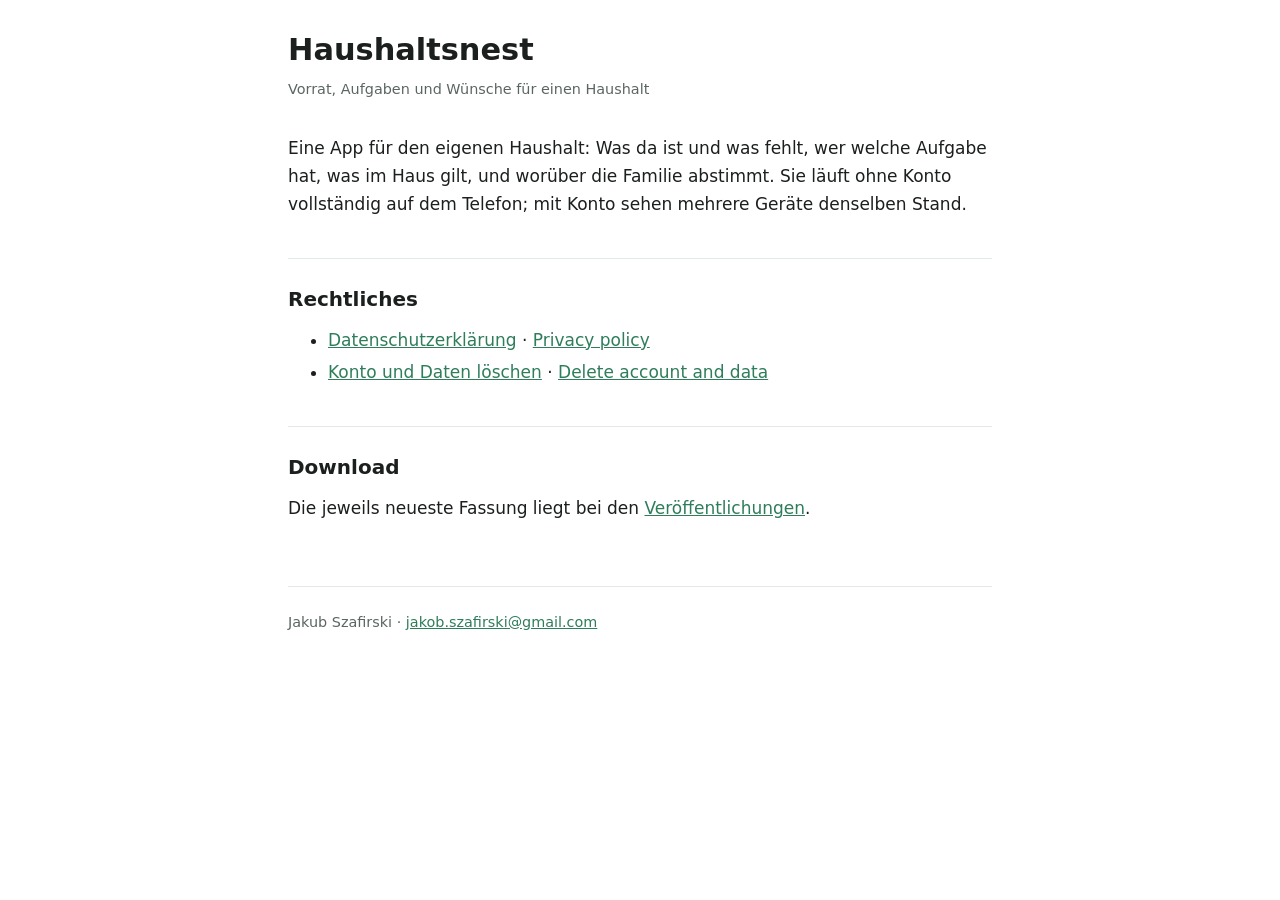
<file: docs/index.html>
<!DOCTYPE html>
<html lang="de">
<head>
<meta charset="utf-8">
<meta name="viewport" content="width=device-width, initial-scale=1">
<title>Haushaltsnest</title>
<link rel="stylesheet" href="stil.css">
</head>
<body>
<main>

<h1>Haushaltsnest</h1>
<p class="stand">Vorrat, Aufgaben und Wünsche für einen Haushalt</p>

<p>
    Eine App für den eigenen Haushalt: Was da ist und was fehlt, wer welche Aufgabe hat,
    was im Haus gilt, und worüber die Familie abstimmt. Sie läuft ohne Konto vollständig
    auf dem Telefon; mit Konto sehen mehrere Geräte denselben Stand.
</p>

<h2>Rechtliches</h2>
<ul>
    <li><a href="datenschutz.html">Datenschutzerklärung</a> · <a href="privacy.html">Privacy policy</a></li>
    <li><a href="loeschung.html">Konto und Daten löschen</a> · <a href="loeschung.html#english">Delete account and data</a></li>
</ul>

<h2>Download</h2>
<p>
    Die jeweils neueste Fassung liegt bei den
    <a href="https://github.com/Jakubix-tech/Haushaltsnest-releases/releases">Veröffentlichungen</a>.
</p>

<footer>
    Jakub Szafirski · <a href="mailto:jakob.szafirski@gmail.com">jakob.szafirski@gmail.com</a>
</footer>

</main>
</body>
</html>
</file>
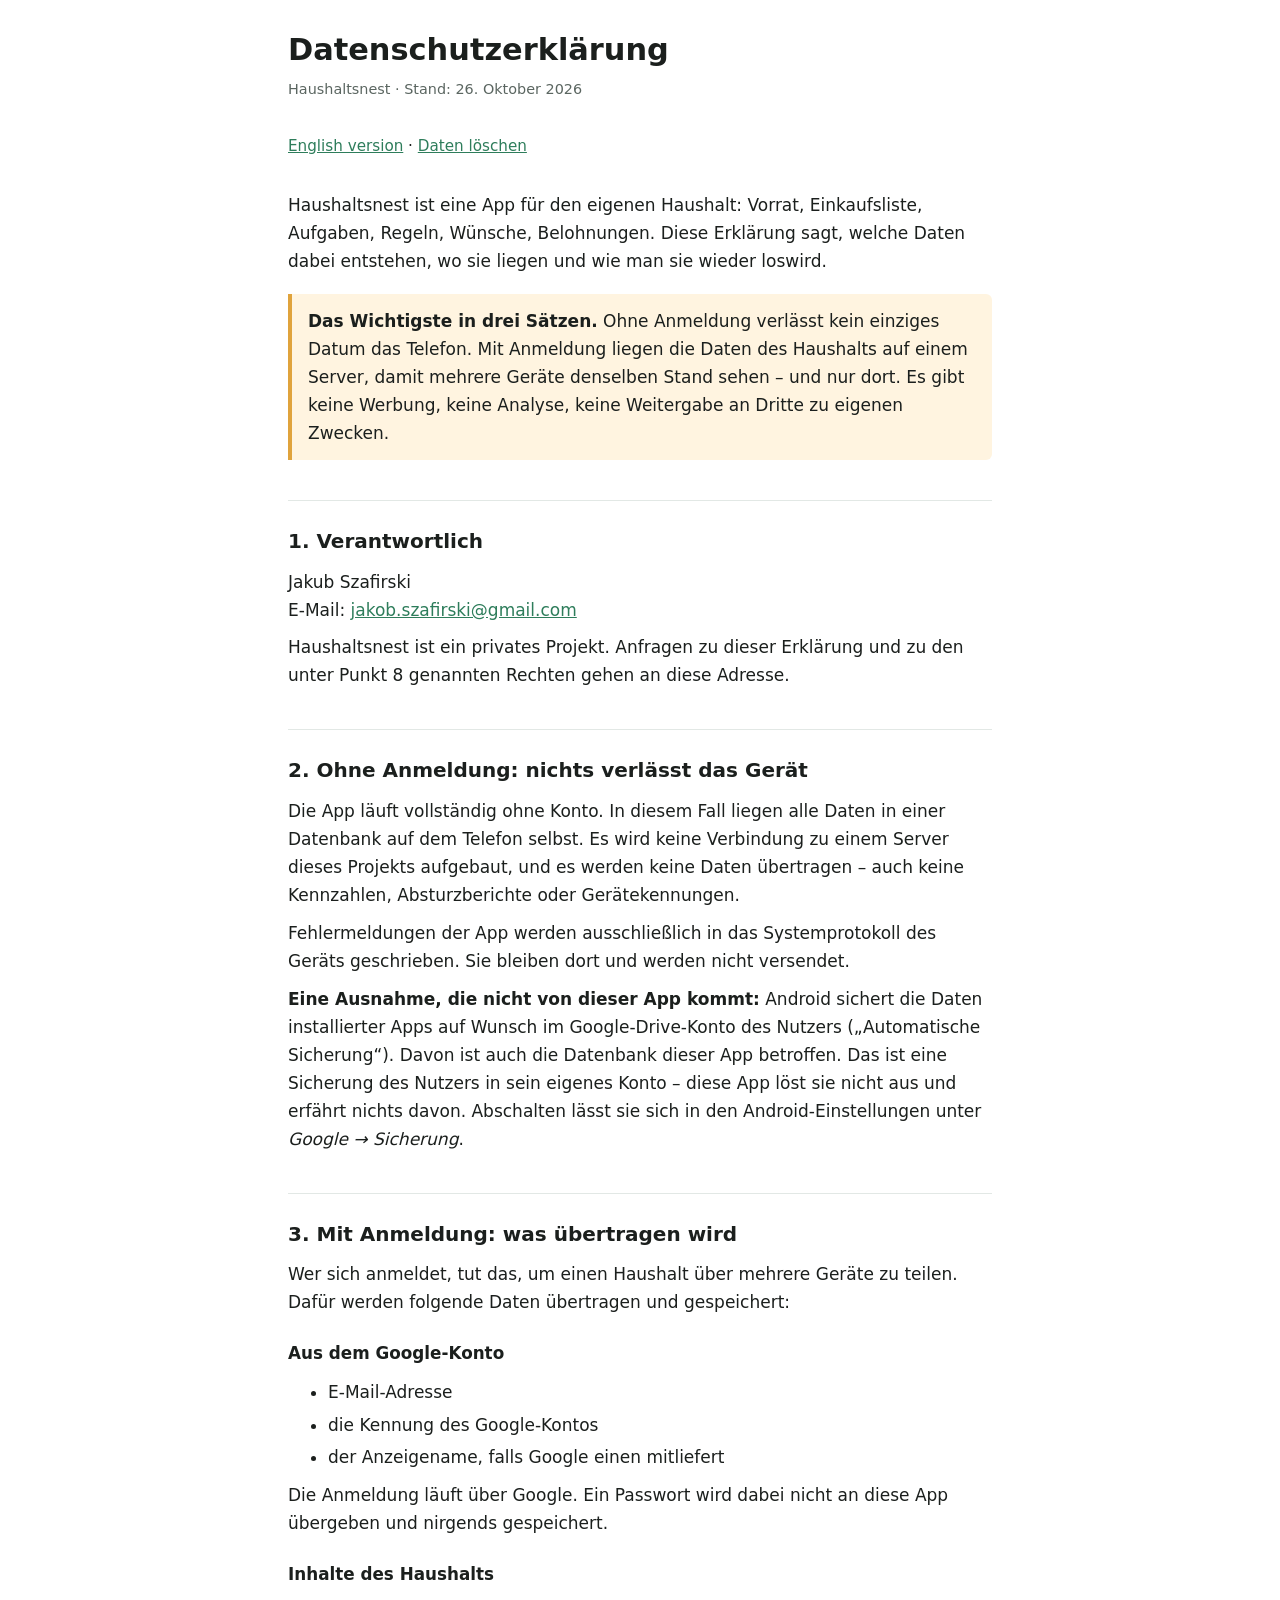
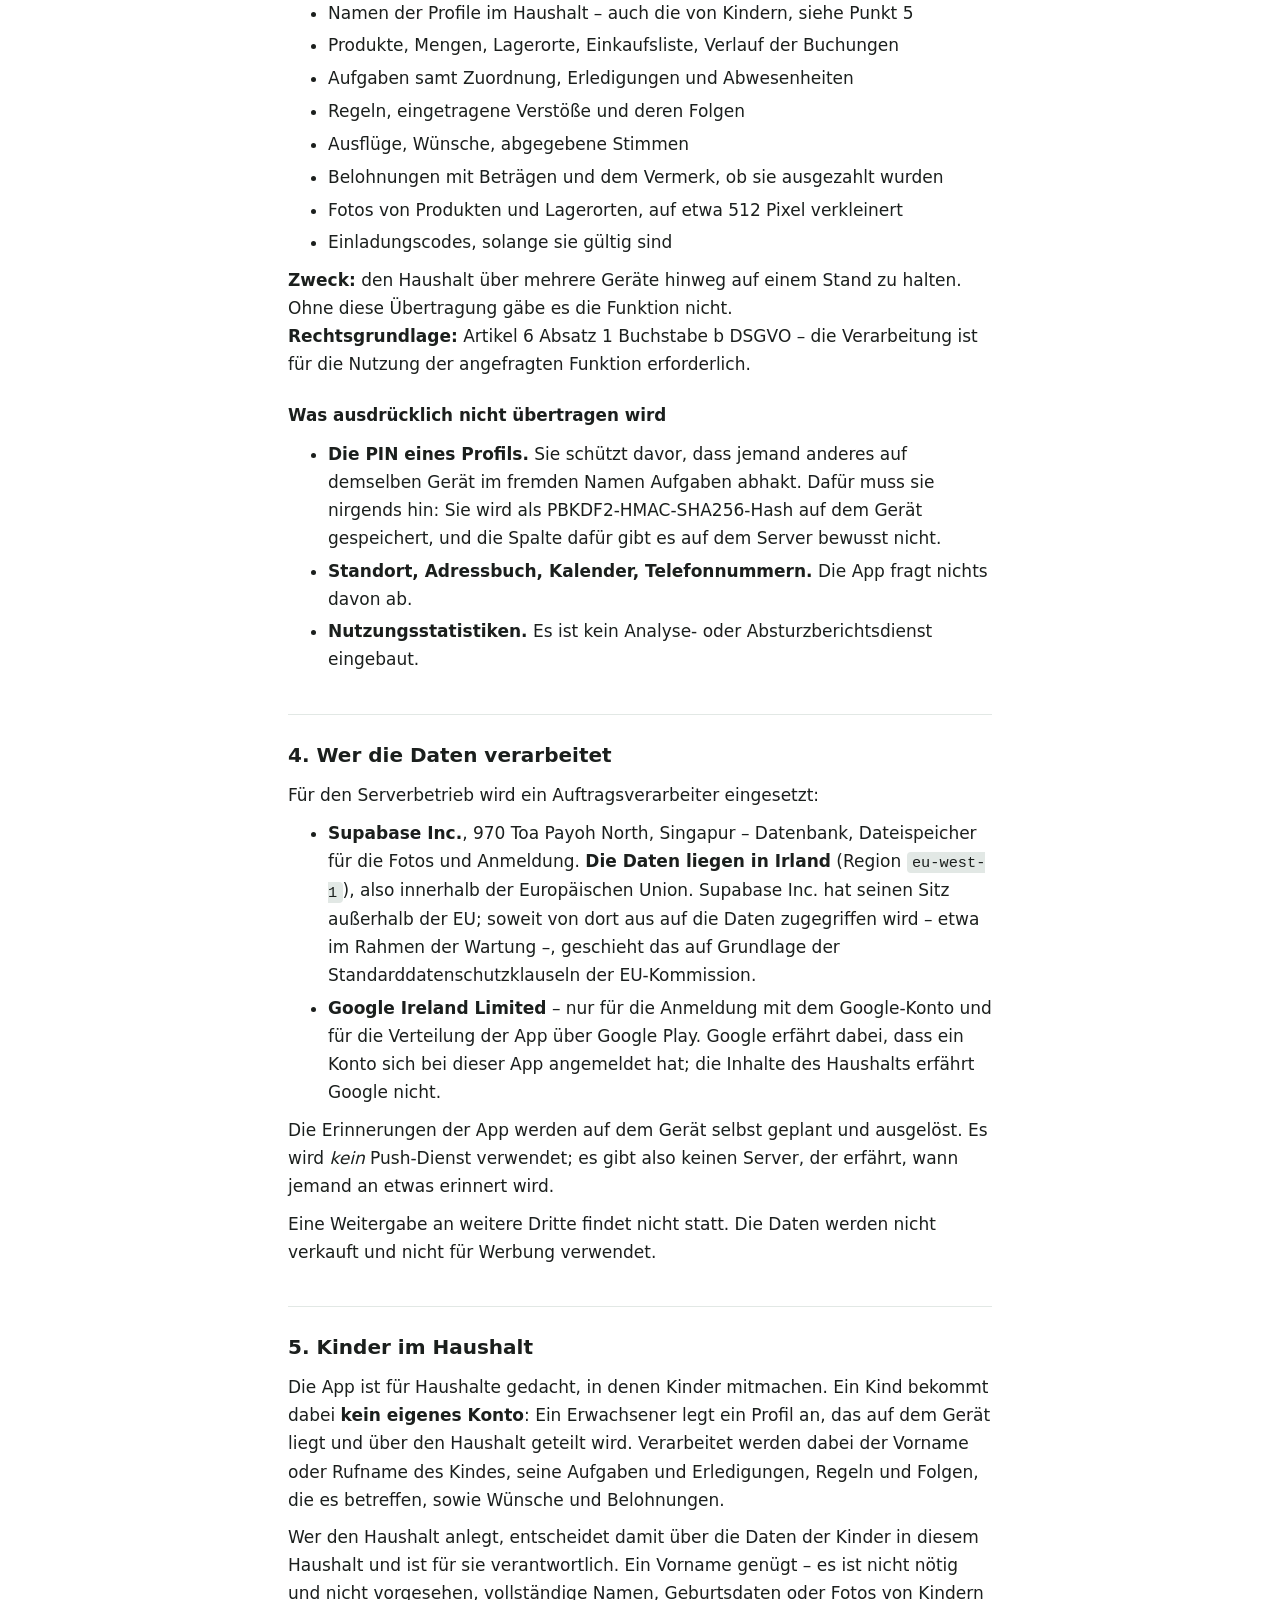
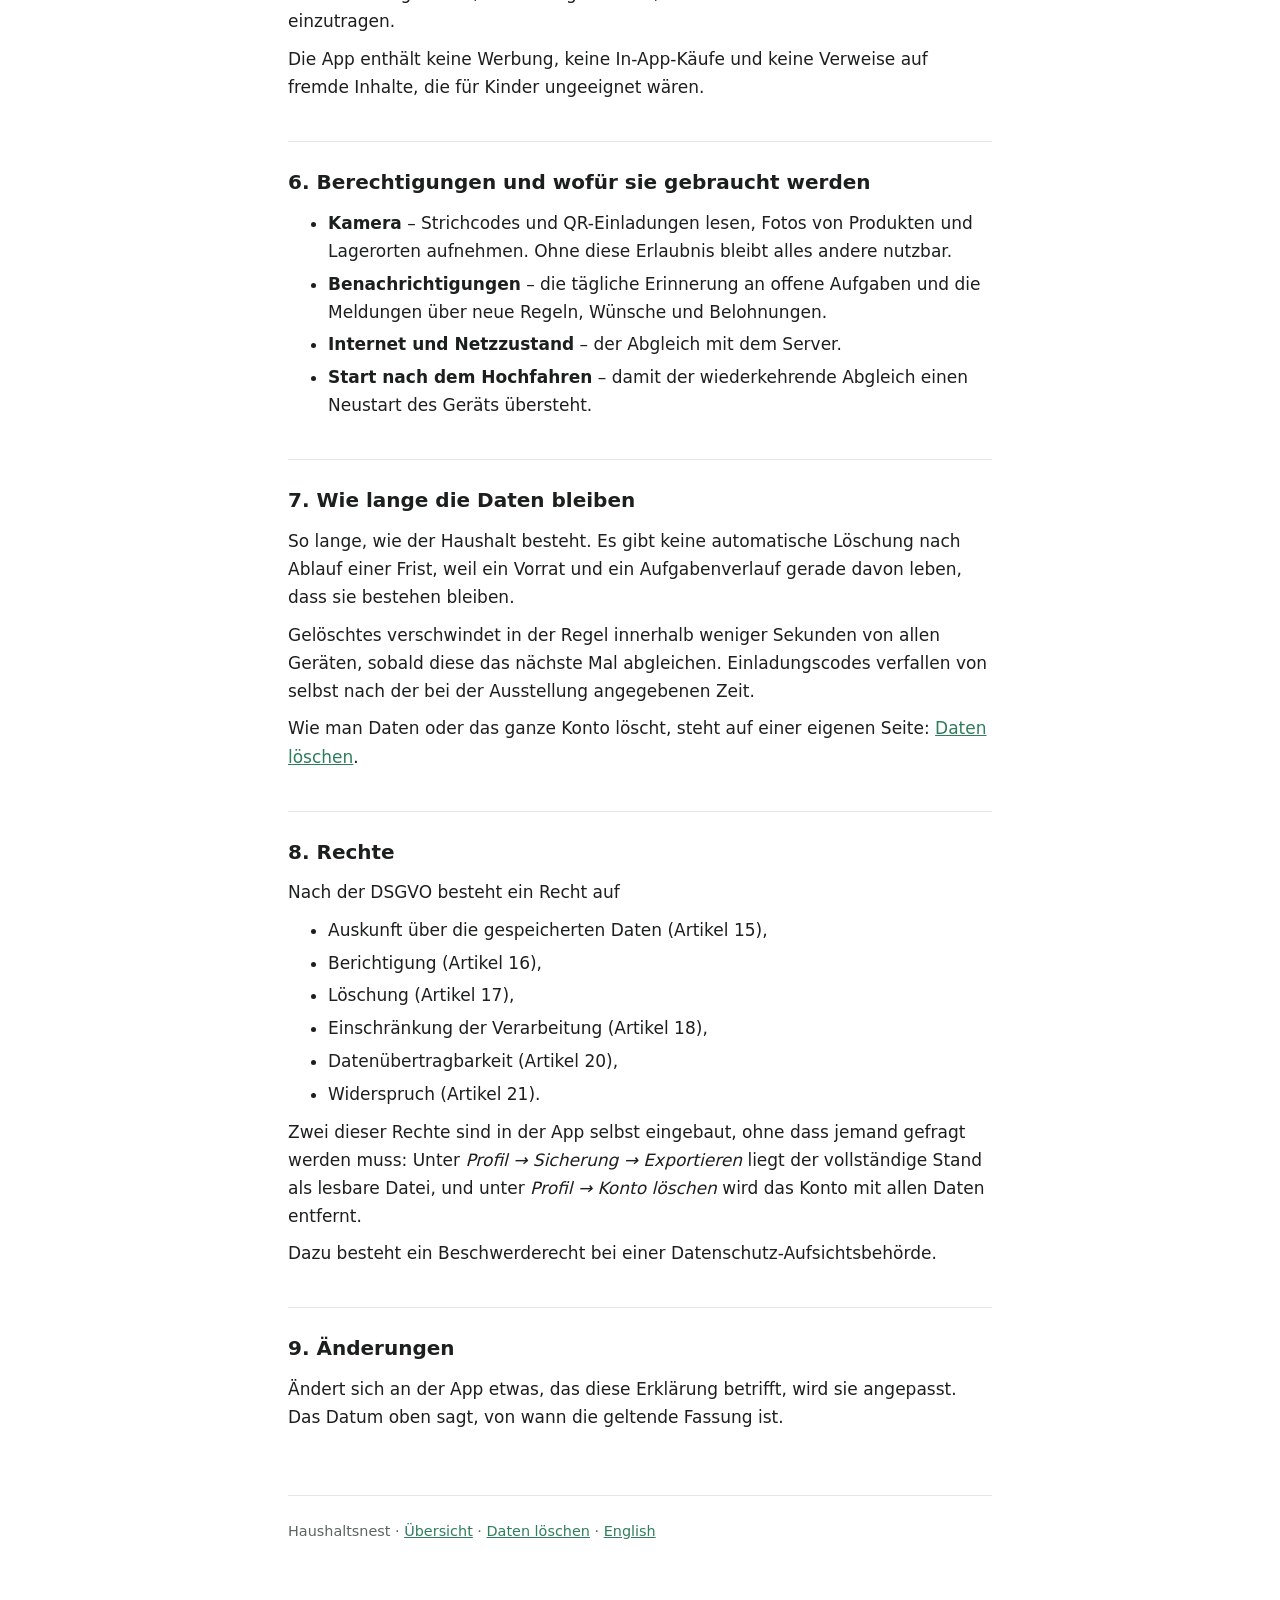
<file: docs/datenschutz.html>
<!DOCTYPE html>
<html lang="de">
<head>
<meta charset="utf-8">
<meta name="viewport" content="width=device-width, initial-scale=1">
<title>Datenschutzerklärung – Haushaltsnest</title>
<link rel="stylesheet" href="stil.css">
</head>
<body>
<main>

<h1>Datenschutzerklärung</h1>
<p class="stand">Haushaltsnest · Stand: 26. Oktober 2026</p>

<p class="sprachen"><a href="privacy.html">English version</a> · <a href="loeschung.html">Daten löschen</a></p>

<p>
    Haushaltsnest ist eine App für den eigenen Haushalt: Vorrat, Einkaufsliste, Aufgaben,
    Regeln, Wünsche, Belohnungen. Diese Erklärung sagt, welche Daten dabei entstehen, wo
    sie liegen und wie man sie wieder loswird.
</p>

<div class="merk">
    <strong>Das Wichtigste in drei Sätzen.</strong> Ohne Anmeldung verlässt kein einziges
    Datum das Telefon. Mit Anmeldung liegen die Daten des Haushalts auf einem Server, damit
    mehrere Geräte denselben Stand sehen – und nur dort. Es gibt keine Werbung, keine
    Analyse, keine Weitergabe an Dritte zu eigenen Zwecken.
</div>

<h2>1. Verantwortlich</h2>
<p>
    Jakub Szafirski<br>
    E-Mail: <a href="mailto:jakob.szafirski@gmail.com">jakob.szafirski@gmail.com</a>
</p>
<p>
    Haushaltsnest ist ein privates Projekt. Anfragen zu dieser Erklärung und zu den unter
    Punkt 8 genannten Rechten gehen an diese Adresse.
</p>

<h2>2. Ohne Anmeldung: nichts verlässt das Gerät</h2>
<p>
    Die App läuft vollständig ohne Konto. In diesem Fall liegen alle Daten in einer
    Datenbank auf dem Telefon selbst. Es wird keine Verbindung zu einem Server dieses
    Projekts aufgebaut, und es werden keine Daten übertragen – auch keine Kennzahlen,
    Absturzberichte oder Gerätekennungen.
</p>
<p>
    Fehlermeldungen der App werden ausschließlich in das Systemprotokoll des Geräts
    geschrieben. Sie bleiben dort und werden nicht versendet.
</p>
<p>
    <strong>Eine Ausnahme, die nicht von dieser App kommt:</strong> Android sichert die
    Daten installierter Apps auf Wunsch im Google-Drive-Konto des Nutzers („Automatische
    Sicherung“). Davon ist auch die Datenbank dieser App betroffen. Das ist eine Sicherung
    des Nutzers in sein eigenes Konto – diese App löst sie nicht aus und erfährt nichts
    davon. Abschalten lässt sie sich in den Android-Einstellungen unter
    <em>Google → Sicherung</em>.
</p>

<h2>3. Mit Anmeldung: was übertragen wird</h2>
<p>
    Wer sich anmeldet, tut das, um einen Haushalt über mehrere Geräte zu teilen. Dafür
    werden folgende Daten übertragen und gespeichert:
</p>

<h3>Aus dem Google-Konto</h3>
<ul>
    <li>E-Mail-Adresse</li>
    <li>die Kennung des Google-Kontos</li>
    <li>der Anzeigename, falls Google einen mitliefert</li>
</ul>
<p>
    Die Anmeldung läuft über Google. Ein Passwort wird dabei nicht an diese App
    übergeben und nirgends gespeichert.
</p>

<h3>Inhalte des Haushalts</h3>
<ul>
    <li>Namen der Profile im Haushalt – auch die von Kindern, siehe Punkt 5</li>
    <li>Produkte, Mengen, Lagerorte, Einkaufsliste, Verlauf der Buchungen</li>
    <li>Aufgaben samt Zuordnung, Erledigungen und Abwesenheiten</li>
    <li>Regeln, eingetragene Verstöße und deren Folgen</li>
    <li>Ausflüge, Wünsche, abgegebene Stimmen</li>
    <li>Belohnungen mit Beträgen und dem Vermerk, ob sie ausgezahlt wurden</li>
    <li>Fotos von Produkten und Lagerorten, auf etwa 512 Pixel verkleinert</li>
    <li>Einladungscodes, solange sie gültig sind</li>
</ul>
<p>
    <strong>Zweck:</strong> den Haushalt über mehrere Geräte hinweg auf einem Stand zu
    halten. Ohne diese Übertragung gäbe es die Funktion nicht.<br>
    <strong>Rechtsgrundlage:</strong> Artikel 6 Absatz 1 Buchstabe b DSGVO – die
    Verarbeitung ist für die Nutzung der angefragten Funktion erforderlich.
</p>

<h3>Was ausdrücklich nicht übertragen wird</h3>
<ul>
    <li>
        <strong>Die PIN eines Profils.</strong> Sie schützt davor, dass jemand anderes auf
        demselben Gerät im fremden Namen Aufgaben abhakt. Dafür muss sie nirgends hin: Sie
        wird als PBKDF2-HMAC-SHA256-Hash auf dem Gerät gespeichert, und die Spalte dafür
        gibt es auf dem Server bewusst nicht.
    </li>
    <li>
        <strong>Standort, Adressbuch, Kalender, Telefonnummern.</strong> Die App fragt
        nichts davon ab.
    </li>
    <li>
        <strong>Nutzungsstatistiken.</strong> Es ist kein Analyse- oder
        Absturzberichtsdienst eingebaut.
    </li>
</ul>

<h2>4. Wer die Daten verarbeitet</h2>
<p>
    Für den Serverbetrieb wird ein Auftragsverarbeiter eingesetzt:
</p>
<ul>
    <li>
        <strong>Supabase Inc.</strong>, 970 Toa Payoh North, Singapur – Datenbank,
        Dateispeicher für die Fotos und Anmeldung. <strong>Die Daten liegen in Irland</strong>
        (Region <code>eu-west-1</code>), also innerhalb der Europäischen Union. Supabase Inc.
        hat seinen Sitz außerhalb der EU; soweit von dort aus auf die Daten zugegriffen wird –
        etwa im Rahmen der Wartung –, geschieht das auf Grundlage der
        Standarddatenschutzklauseln der EU-Kommission.
    </li>
    <li>
        <strong>Google Ireland Limited</strong> – nur für die Anmeldung mit dem
        Google-Konto und für die Verteilung der App über Google Play. Google erfährt dabei,
        dass ein Konto sich bei dieser App angemeldet hat; die Inhalte des Haushalts
        erfährt Google nicht.
    </li>
</ul>
<p>
    Die Erinnerungen der App werden auf dem Gerät selbst geplant und ausgelöst. Es wird
    <em>kein</em> Push-Dienst verwendet; es gibt also keinen Server, der erfährt, wann
    jemand an etwas erinnert wird.
</p>
<p>
    Eine Weitergabe an weitere Dritte findet nicht statt. Die Daten werden nicht verkauft
    und nicht für Werbung verwendet.
</p>

<h2>5. Kinder im Haushalt</h2>
<p>
    Die App ist für Haushalte gedacht, in denen Kinder mitmachen. Ein Kind bekommt dabei
    <strong>kein eigenes Konto</strong>: Ein Erwachsener legt ein Profil an, das auf dem
    Gerät liegt und über den Haushalt geteilt wird. Verarbeitet werden dabei der Vorname
    oder Rufname des Kindes, seine Aufgaben und Erledigungen, Regeln und Folgen, die es
    betreffen, sowie Wünsche und Belohnungen.
</p>
<p>
    Wer den Haushalt anlegt, entscheidet damit über die Daten der Kinder in diesem
    Haushalt und ist für sie verantwortlich. Ein Vorname genügt – es ist nicht nötig und
    nicht vorgesehen, vollständige Namen, Geburtsdaten oder Fotos von Kindern einzutragen.
</p>
<p>
    Die App enthält keine Werbung, keine In-App-Käufe und keine Verweise auf fremde
    Inhalte, die für Kinder ungeeignet wären.
</p>

<h2>6. Berechtigungen und wofür sie gebraucht werden</h2>
<ul>
    <li><strong>Kamera</strong> – Strichcodes und QR-Einladungen lesen, Fotos von Produkten
        und Lagerorten aufnehmen. Ohne diese Erlaubnis bleibt alles andere nutzbar.</li>
    <li><strong>Benachrichtigungen</strong> – die tägliche Erinnerung an offene Aufgaben
        und die Meldungen über neue Regeln, Wünsche und Belohnungen.</li>
    <li><strong>Internet und Netzzustand</strong> – der Abgleich mit dem Server.</li>
    <li><strong>Start nach dem Hochfahren</strong> – damit der wiederkehrende Abgleich
        einen Neustart des Geräts übersteht.</li>
</ul>

<h2>7. Wie lange die Daten bleiben</h2>
<p>
    So lange, wie der Haushalt besteht. Es gibt keine automatische Löschung nach Ablauf
    einer Frist, weil ein Vorrat und ein Aufgabenverlauf gerade davon leben, dass sie
    bestehen bleiben.
</p>
<p>
    Gelöschtes verschwindet in der Regel innerhalb weniger Sekunden von allen Geräten,
    sobald diese das nächste Mal abgleichen. Einladungscodes verfallen von selbst nach der
    bei der Ausstellung angegebenen Zeit.
</p>
<p>
    Wie man Daten oder das ganze Konto löscht, steht auf einer eigenen Seite:
    <a href="loeschung.html">Daten löschen</a>.
</p>

<h2>8. Rechte</h2>
<p>Nach der DSGVO besteht ein Recht auf</p>
<ul>
    <li>Auskunft über die gespeicherten Daten (Artikel 15),</li>
    <li>Berichtigung (Artikel 16),</li>
    <li>Löschung (Artikel 17),</li>
    <li>Einschränkung der Verarbeitung (Artikel 18),</li>
    <li>Datenübertragbarkeit (Artikel 20),</li>
    <li>Widerspruch (Artikel 21).</li>
</ul>
<p>
    Zwei dieser Rechte sind in der App selbst eingebaut, ohne dass jemand gefragt werden
    muss: Unter <em>Profil → Sicherung → Exportieren</em> liegt der vollständige Stand als
    lesbare Datei, und unter <em>Profil → Konto löschen</em> wird das Konto mit allen
    Daten entfernt.
</p>
<p>
    Dazu besteht ein Beschwerderecht bei einer Datenschutz-Aufsichtsbehörde.
</p>

<h2>9. Änderungen</h2>
<p>
    Ändert sich an der App etwas, das diese Erklärung betrifft, wird sie angepasst. Das
    Datum oben sagt, von wann die geltende Fassung ist.
</p>

<footer>
    Haushaltsnest · <a href="index.html">Übersicht</a> ·
    <a href="loeschung.html">Daten löschen</a> ·
    <a href="privacy.html">English</a>
</footer>

</main>
</body>
</html>
</file>
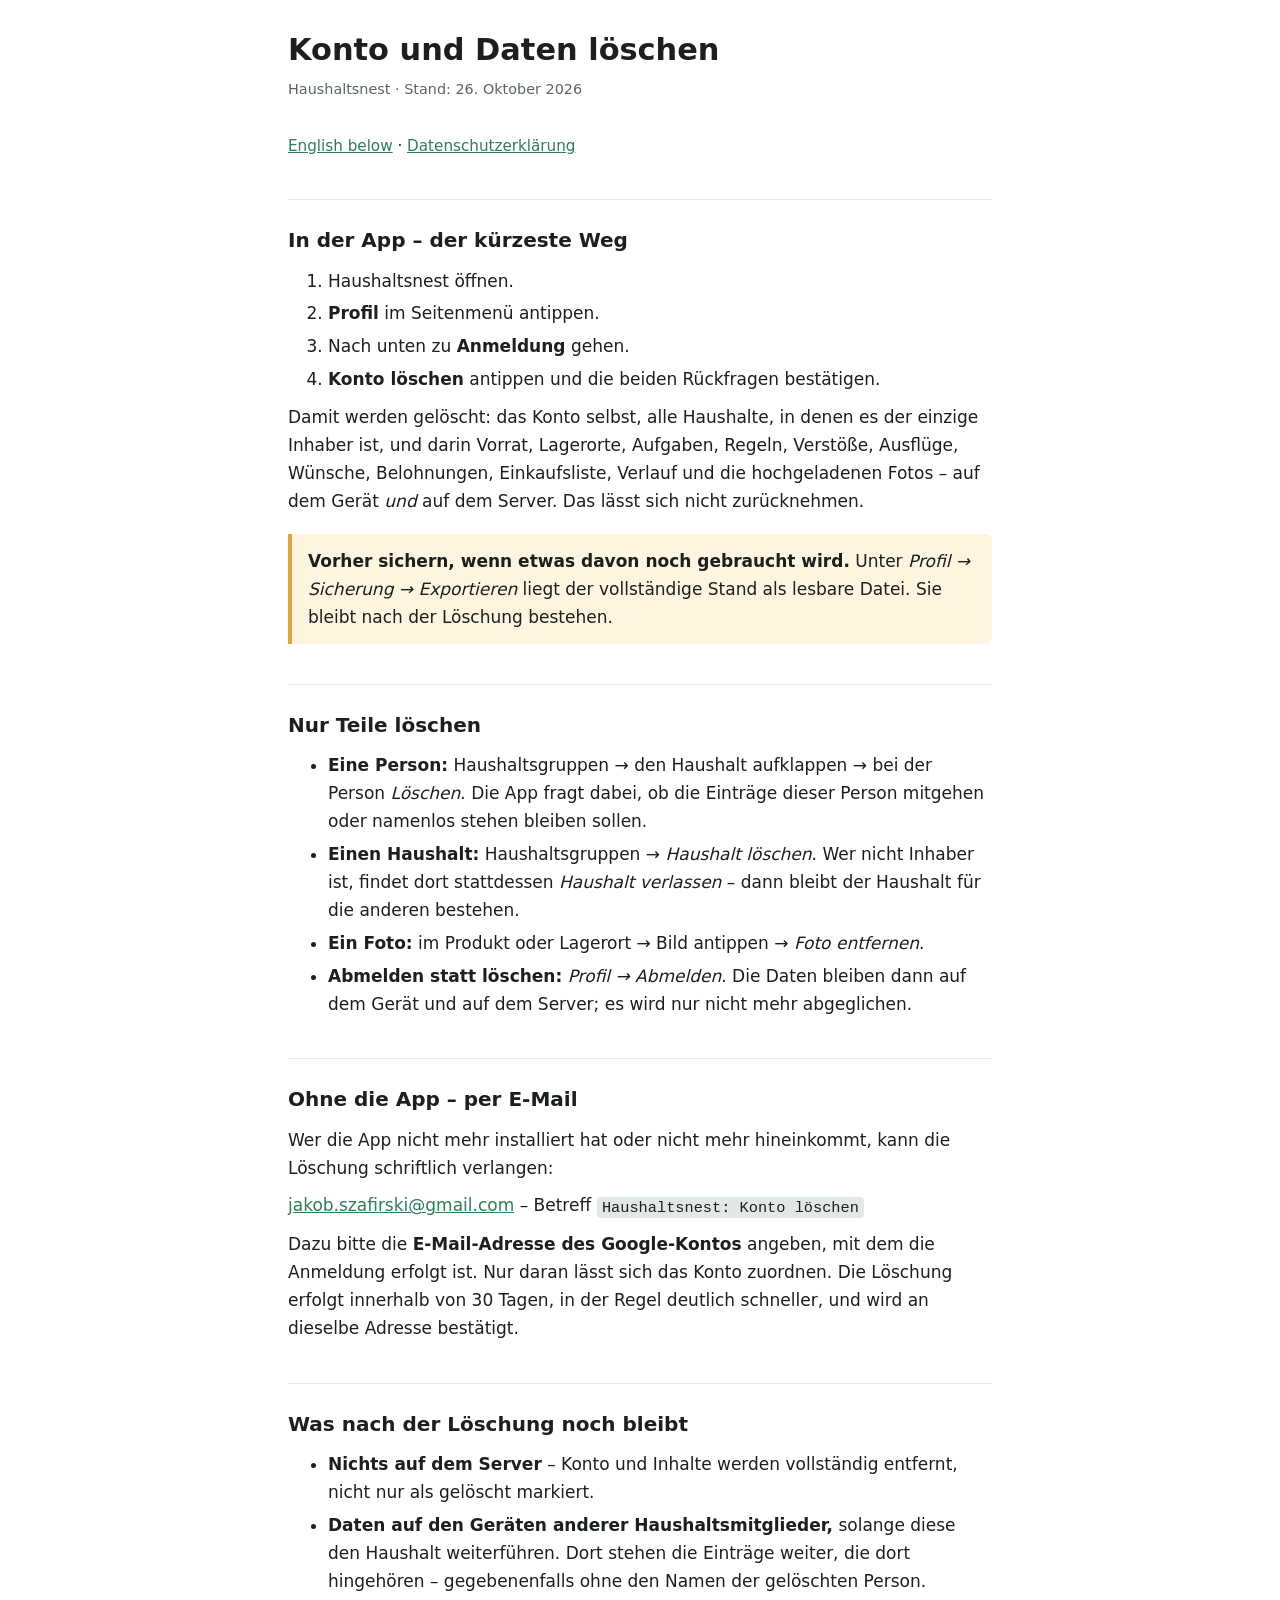
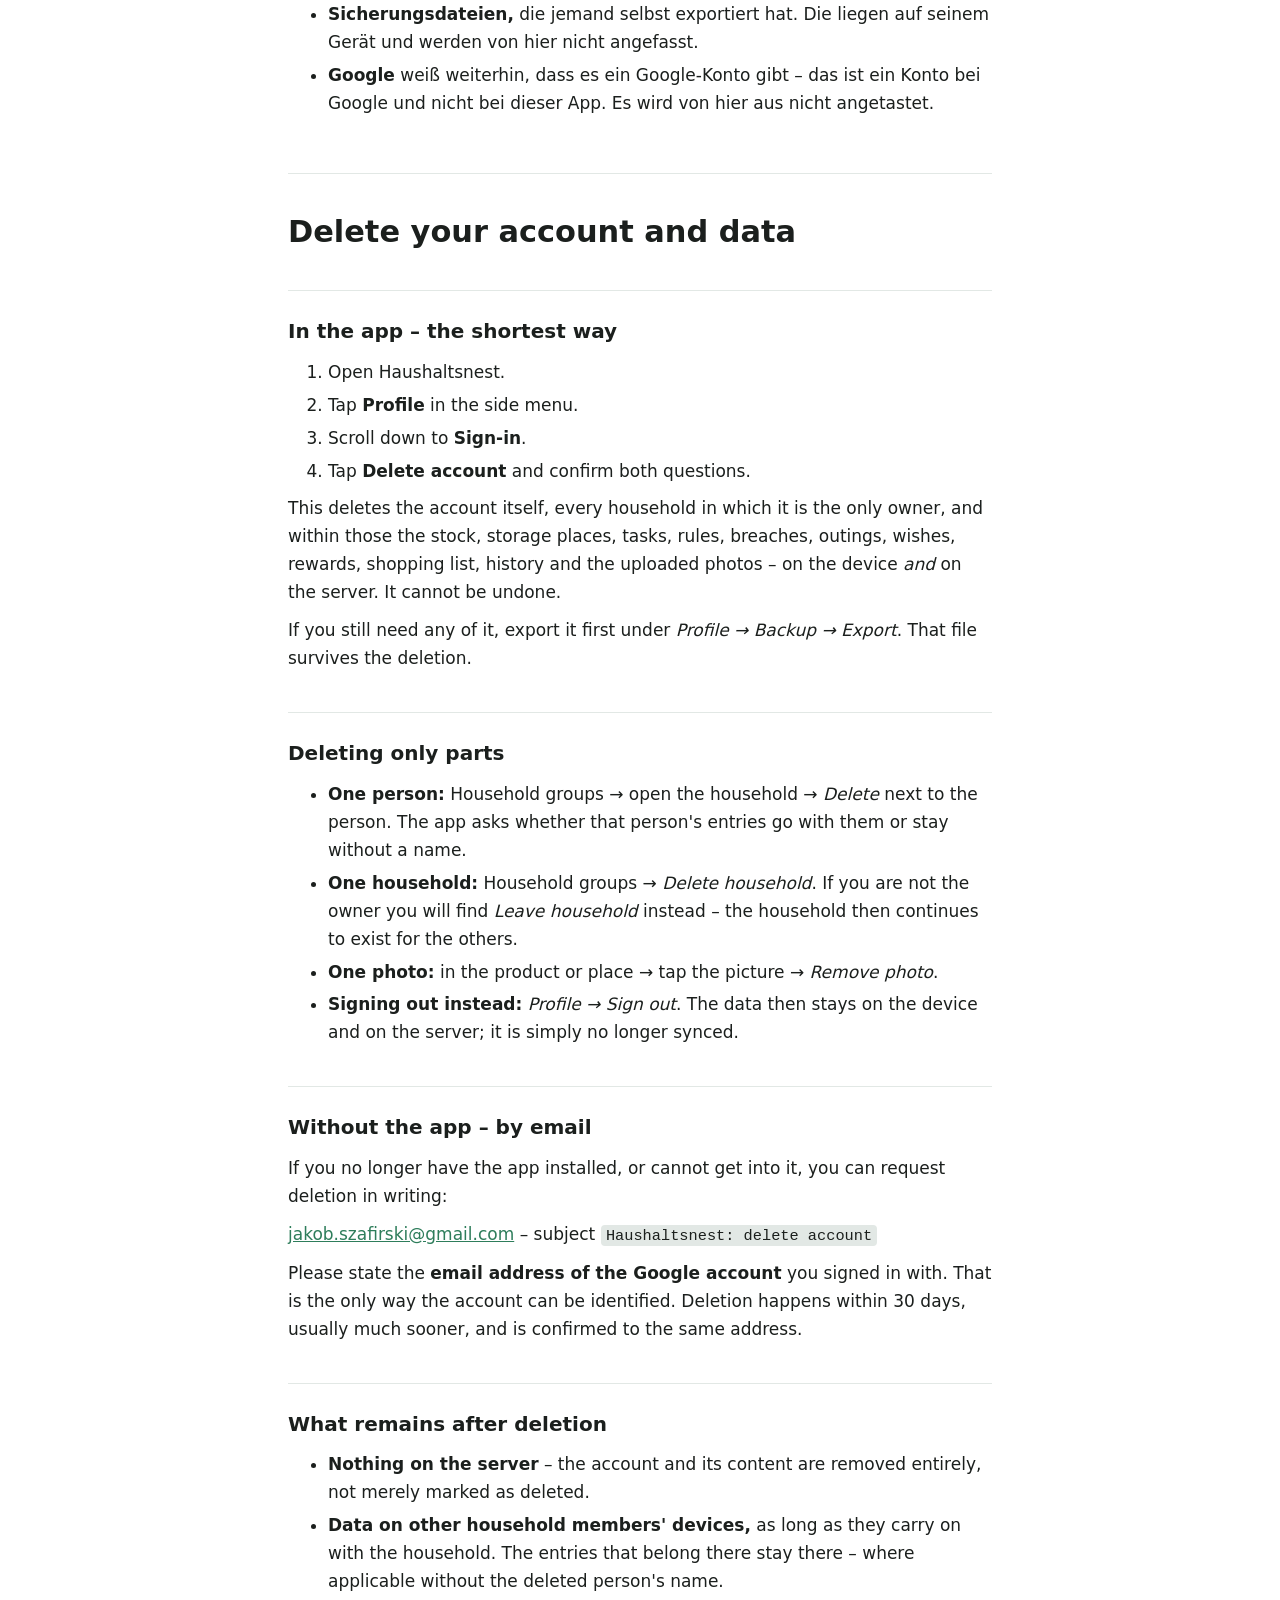
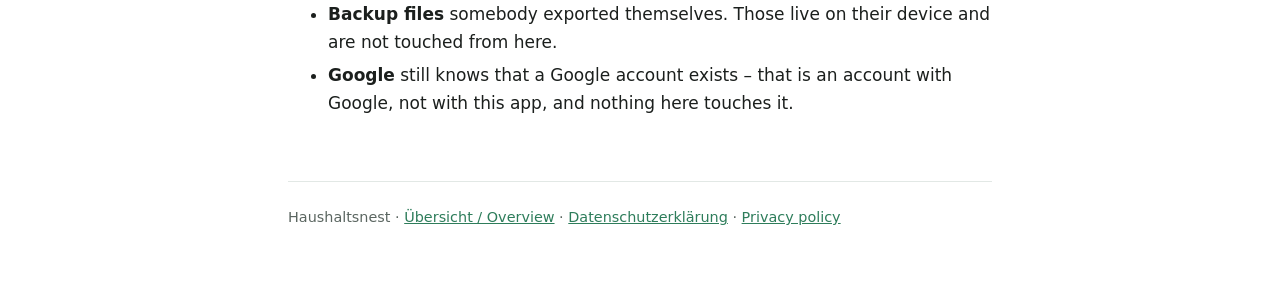
<file: docs/loeschung.html>
<!DOCTYPE html>
<html lang="de">
<head>
<meta charset="utf-8">
<meta name="viewport" content="width=device-width, initial-scale=1">
<title>Daten löschen – Haushaltsnest</title>
<link rel="stylesheet" href="stil.css">
</head>
<body>
<main>

<h1>Konto und Daten löschen</h1>
<p class="stand">Haushaltsnest · Stand: 26. Oktober 2026</p>

<p class="sprachen"><a href="#english">English below</a> · <a href="datenschutz.html">Datenschutzerklärung</a></p>

<h2>In der App – der kürzeste Weg</h2>
<ol>
    <li>Haushaltsnest öffnen.</li>
    <li><strong>Profil</strong> im Seitenmenü antippen.</li>
    <li>Nach unten zu <strong>Anmeldung</strong> gehen.</li>
    <li><strong>Konto löschen</strong> antippen und die beiden Rückfragen bestätigen.</li>
</ol>
<p>
    Damit werden gelöscht: das Konto selbst, alle Haushalte, in denen es der einzige
    Inhaber ist, und darin Vorrat, Lagerorte, Aufgaben, Regeln, Verstöße, Ausflüge,
    Wünsche, Belohnungen, Einkaufsliste, Verlauf und die hochgeladenen Fotos – auf dem
    Gerät <em>und</em> auf dem Server. Das lässt sich nicht zurücknehmen.
</p>

<div class="merk">
    <strong>Vorher sichern, wenn etwas davon noch gebraucht wird.</strong> Unter
    <em>Profil → Sicherung → Exportieren</em> liegt der vollständige Stand als lesbare
    Datei. Sie bleibt nach der Löschung bestehen.
</div>

<h2>Nur Teile löschen</h2>
<ul>
    <li>
        <strong>Eine Person:</strong> Haushaltsgruppen → den Haushalt aufklappen → bei der
        Person <em>Löschen</em>. Die App fragt dabei, ob die Einträge dieser Person
        mitgehen oder namenlos stehen bleiben sollen.
    </li>
    <li>
        <strong>Einen Haushalt:</strong> Haushaltsgruppen → <em>Haushalt löschen</em>. Wer
        nicht Inhaber ist, findet dort stattdessen <em>Haushalt verlassen</em> – dann
        bleibt der Haushalt für die anderen bestehen.
    </li>
    <li>
        <strong>Ein Foto:</strong> im Produkt oder Lagerort → Bild antippen →
        <em>Foto entfernen</em>.
    </li>
    <li>
        <strong>Abmelden statt löschen:</strong> <em>Profil → Abmelden</em>. Die Daten
        bleiben dann auf dem Gerät und auf dem Server; es wird nur nicht mehr
        abgeglichen.
    </li>
</ul>

<h2>Ohne die App – per E-Mail</h2>
<p>
    Wer die App nicht mehr installiert hat oder nicht mehr hineinkommt, kann die Löschung
    schriftlich verlangen:
</p>
<p>
    <a href="mailto:jakob.szafirski@gmail.com?subject=Haushaltsnest%3A%20Konto%20l%C3%B6schen">jakob.szafirski@gmail.com</a>
    – Betreff <code>Haushaltsnest: Konto löschen</code>
</p>
<p>
    Dazu bitte die <strong>E-Mail-Adresse des Google-Kontos</strong> angeben, mit dem die
    Anmeldung erfolgt ist. Nur daran lässt sich das Konto zuordnen. Die Löschung erfolgt
    innerhalb von 30 Tagen, in der Regel deutlich schneller, und wird an dieselbe Adresse
    bestätigt.
</p>

<h2>Was nach der Löschung noch bleibt</h2>
<ul>
    <li>
        <strong>Nichts auf dem Server</strong> – Konto und Inhalte werden vollständig
        entfernt, nicht nur als gelöscht markiert.
    </li>
    <li>
        <strong>Daten auf den Geräten anderer Haushaltsmitglieder,</strong> solange diese
        den Haushalt weiterführen. Dort stehen die Einträge weiter, die dort
        hingehören – gegebenenfalls ohne den Namen der gelöschten Person.
    </li>
    <li>
        <strong>Sicherungsdateien,</strong> die jemand selbst exportiert hat. Die liegen
        auf seinem Gerät und werden von hier nicht angefasst.
    </li>
    <li>
        <strong>Google</strong> weiß weiterhin, dass es ein Google-Konto gibt – das ist
        ein Konto bei Google und nicht bei dieser App. Es wird von hier aus nicht
        angetastet.
    </li>
</ul>

<hr style="border: none; border-top: 1px solid var(--rand); margin: 3.5rem 0 0;">

<h1 id="english" style="margin-top: 2.5rem;">Delete your account and data</h1>

<h2>In the app – the shortest way</h2>
<ol>
    <li>Open Haushaltsnest.</li>
    <li>Tap <strong>Profile</strong> in the side menu.</li>
    <li>Scroll down to <strong>Sign-in</strong>.</li>
    <li>Tap <strong>Delete account</strong> and confirm both questions.</li>
</ol>
<p>
    This deletes the account itself, every household in which it is the only owner, and
    within those the stock, storage places, tasks, rules, breaches, outings, wishes,
    rewards, shopping list, history and the uploaded photos – on the device <em>and</em> on
    the server. It cannot be undone.
</p>
<p>
    If you still need any of it, export it first under <em>Profile → Backup → Export</em>.
    That file survives the deletion.
</p>

<h2>Deleting only parts</h2>
<ul>
    <li><strong>One person:</strong> Household groups → open the household → <em>Delete</em>
        next to the person. The app asks whether that person's entries go with them or stay
        without a name.</li>
    <li><strong>One household:</strong> Household groups → <em>Delete household</em>. If you
        are not the owner you will find <em>Leave household</em> instead – the household
        then continues to exist for the others.</li>
    <li><strong>One photo:</strong> in the product or place → tap the picture →
        <em>Remove photo</em>.</li>
    <li><strong>Signing out instead:</strong> <em>Profile → Sign out</em>. The data then
        stays on the device and on the server; it is simply no longer synced.</li>
</ul>

<h2>Without the app – by email</h2>
<p>
    If you no longer have the app installed, or cannot get into it, you can request
    deletion in writing:
</p>
<p>
    <a href="mailto:jakob.szafirski@gmail.com?subject=Haushaltsnest%3A%20delete%20account">jakob.szafirski@gmail.com</a>
    – subject <code>Haushaltsnest: delete account</code>
</p>
<p>
    Please state the <strong>email address of the Google account</strong> you signed in
    with. That is the only way the account can be identified. Deletion happens within 30
    days, usually much sooner, and is confirmed to the same address.
</p>

<h2>What remains after deletion</h2>
<ul>
    <li><strong>Nothing on the server</strong> – the account and its content are removed
        entirely, not merely marked as deleted.</li>
    <li><strong>Data on other household members' devices,</strong> as long as they carry on
        with the household. The entries that belong there stay there – where applicable
        without the deleted person's name.</li>
    <li><strong>Backup files</strong> somebody exported themselves. Those live on their
        device and are not touched from here.</li>
    <li><strong>Google</strong> still knows that a Google account exists – that is an
        account with Google, not with this app, and nothing here touches it.</li>
</ul>

<footer>
    Haushaltsnest · <a href="index.html">Übersicht / Overview</a> ·
    <a href="datenschutz.html">Datenschutzerklärung</a> ·
    <a href="privacy.html">Privacy policy</a>
</footer>

</main>
</body>
</html>
</file>
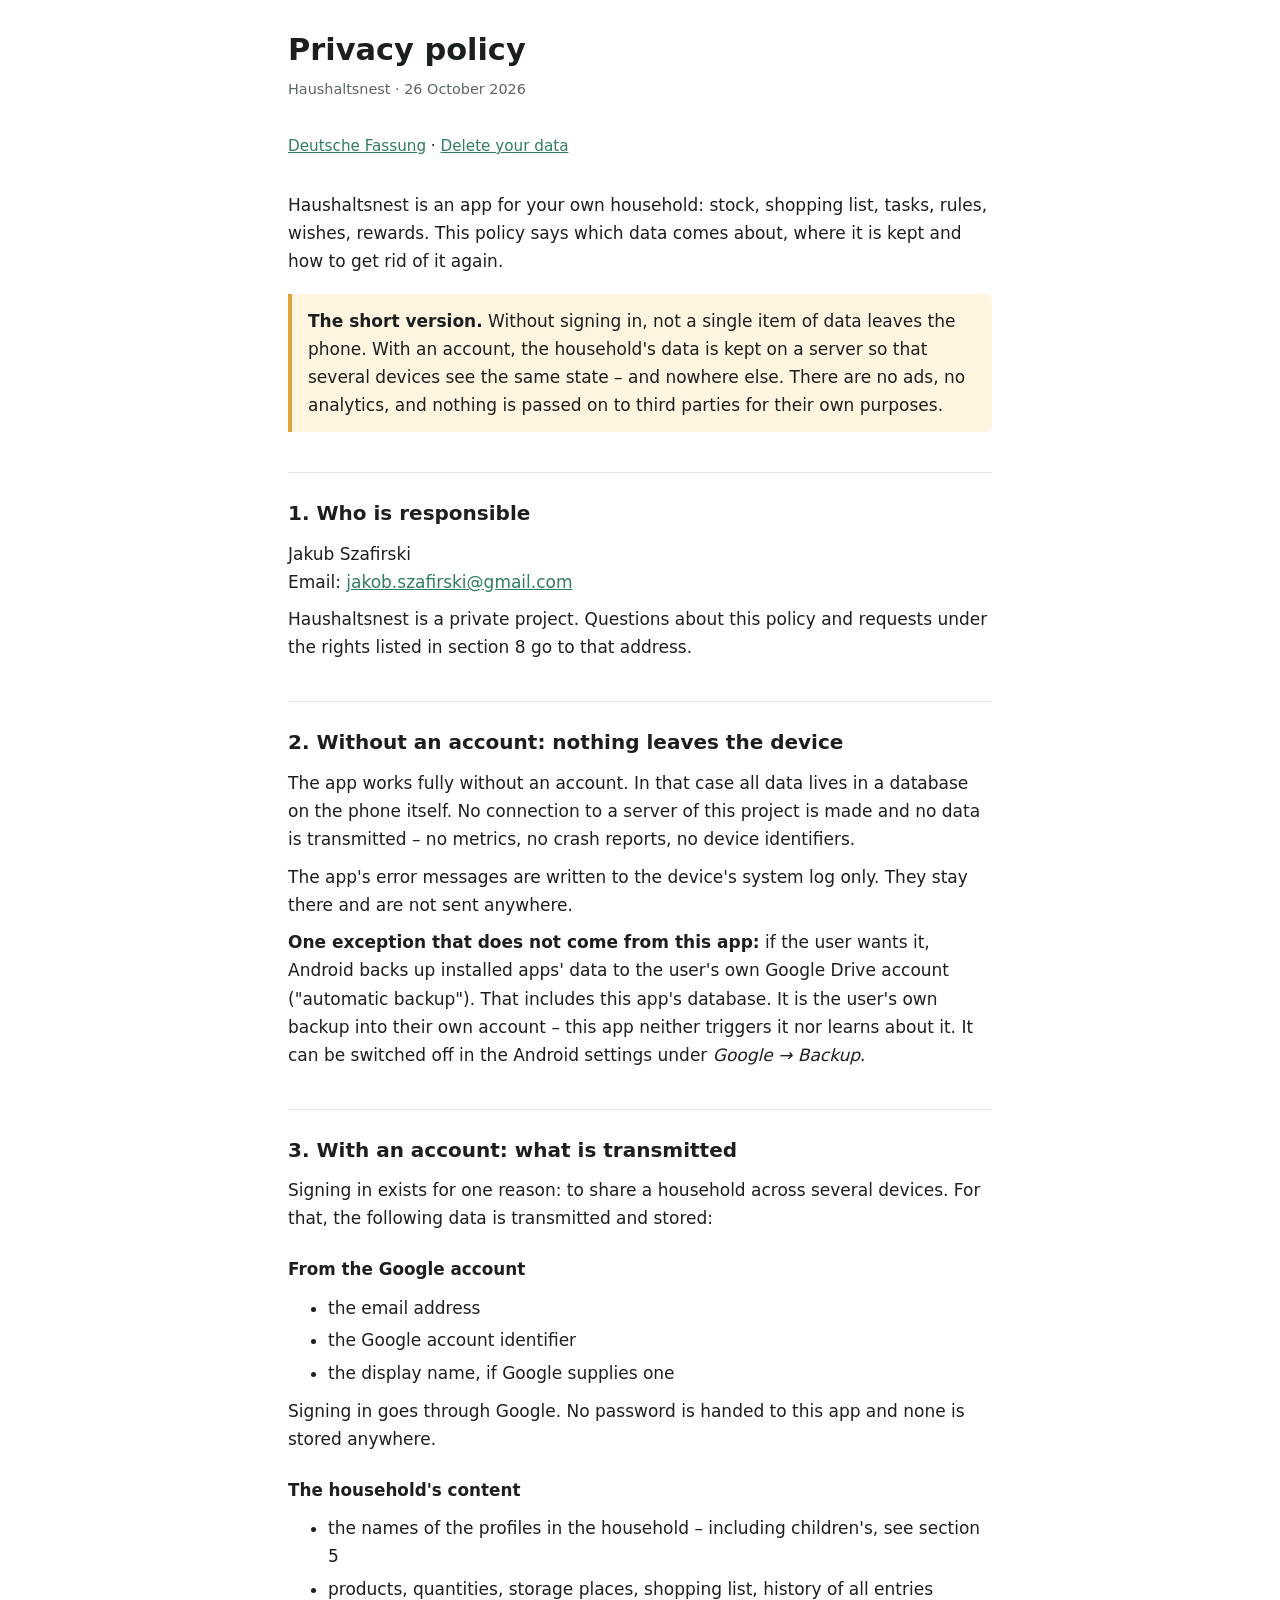
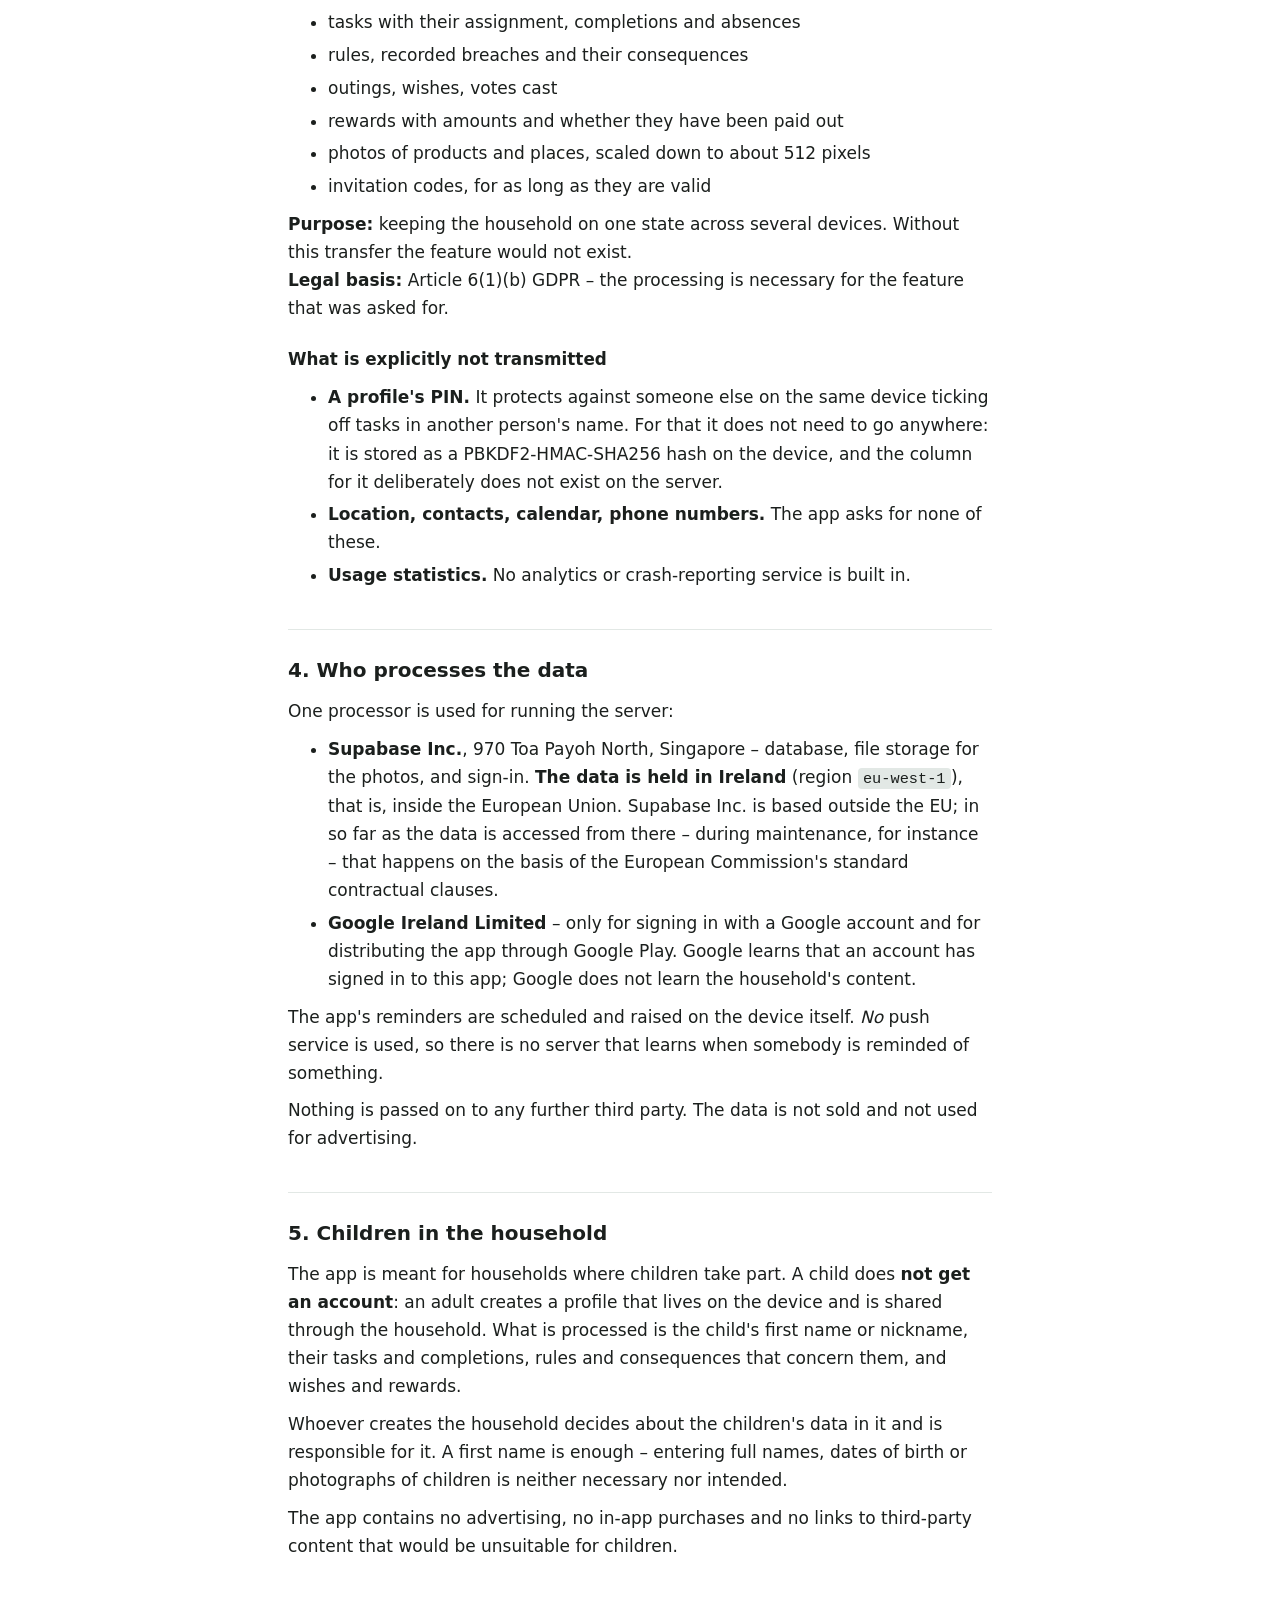
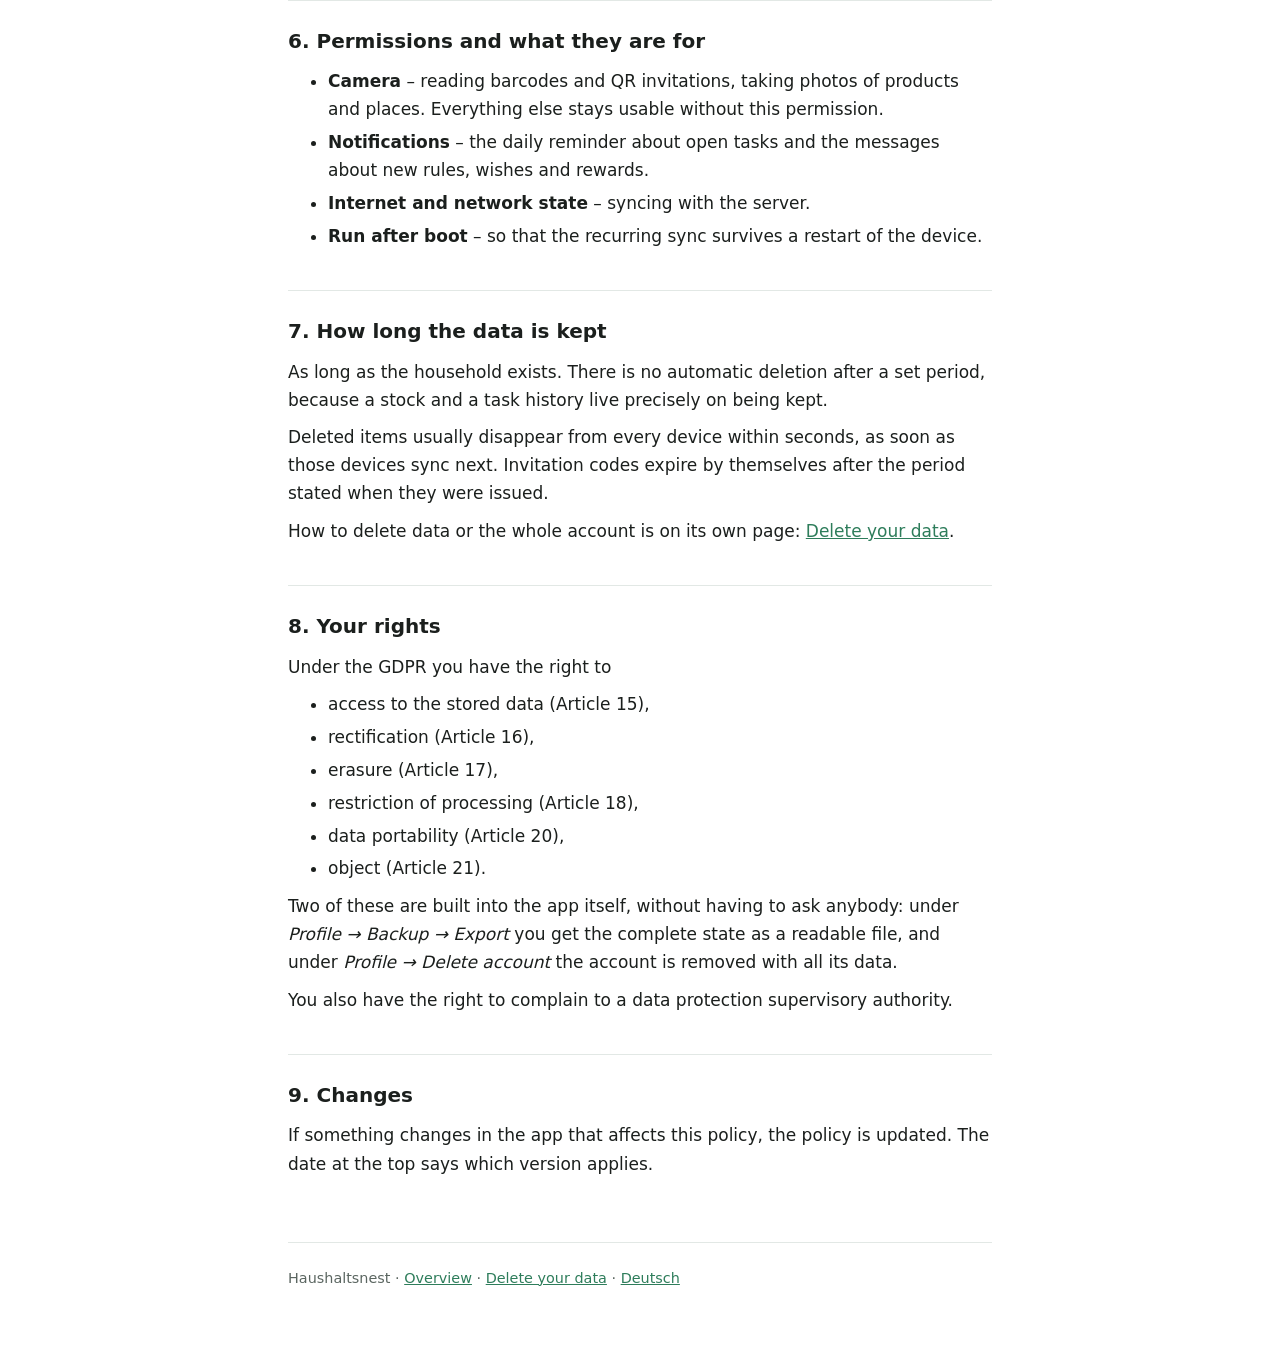
<file: docs/privacy.html>
<!DOCTYPE html>
<html lang="en">
<head>
<meta charset="utf-8">
<meta name="viewport" content="width=device-width, initial-scale=1">
<title>Privacy policy – Haushaltsnest</title>
<link rel="stylesheet" href="stil.css">
</head>
<body>
<main>

<h1>Privacy policy</h1>
<p class="stand">Haushaltsnest · 26 October 2026</p>

<p class="sprachen"><a href="datenschutz.html">Deutsche Fassung</a> · <a href="loeschung.html">Delete your data</a></p>

<p>
    Haushaltsnest is an app for your own household: stock, shopping list, tasks, rules,
    wishes, rewards. This policy says which data comes about, where it is kept and how to
    get rid of it again.
</p>

<div class="merk">
    <strong>The short version.</strong> Without signing in, not a single item of data
    leaves the phone. With an account, the household's data is kept on a server so that
    several devices see the same state – and nowhere else. There are no ads, no analytics,
    and nothing is passed on to third parties for their own purposes.
</div>

<h2>1. Who is responsible</h2>
<p>
    Jakub Szafirski<br>
    Email: <a href="mailto:jakob.szafirski@gmail.com">jakob.szafirski@gmail.com</a>
</p>
<p>
    Haushaltsnest is a private project. Questions about this policy and requests under the
    rights listed in section 8 go to that address.
</p>

<h2>2. Without an account: nothing leaves the device</h2>
<p>
    The app works fully without an account. In that case all data lives in a database on
    the phone itself. No connection to a server of this project is made and no data is
    transmitted – no metrics, no crash reports, no device identifiers.
</p>
<p>
    The app's error messages are written to the device's system log only. They stay there
    and are not sent anywhere.
</p>
<p>
    <strong>One exception that does not come from this app:</strong> if the user wants it,
    Android backs up installed apps' data to the user's own Google Drive account ("automatic
    backup"). That includes this app's database. It is the user's own backup into their own
    account – this app neither triggers it nor learns about it. It can be switched off in the
    Android settings under <em>Google → Backup</em>.
</p>

<h2>3. With an account: what is transmitted</h2>
<p>
    Signing in exists for one reason: to share a household across several devices. For
    that, the following data is transmitted and stored:
</p>

<h3>From the Google account</h3>
<ul>
    <li>the email address</li>
    <li>the Google account identifier</li>
    <li>the display name, if Google supplies one</li>
</ul>
<p>
    Signing in goes through Google. No password is handed to this app and none is stored
    anywhere.
</p>

<h3>The household's content</h3>
<ul>
    <li>the names of the profiles in the household – including children's, see section 5</li>
    <li>products, quantities, storage places, shopping list, history of all entries</li>
    <li>tasks with their assignment, completions and absences</li>
    <li>rules, recorded breaches and their consequences</li>
    <li>outings, wishes, votes cast</li>
    <li>rewards with amounts and whether they have been paid out</li>
    <li>photos of products and places, scaled down to about 512 pixels</li>
    <li>invitation codes, for as long as they are valid</li>
</ul>
<p>
    <strong>Purpose:</strong> keeping the household on one state across several devices.
    Without this transfer the feature would not exist.<br>
    <strong>Legal basis:</strong> Article 6(1)(b) GDPR – the processing is necessary for
    the feature that was asked for.
</p>

<h3>What is explicitly not transmitted</h3>
<ul>
    <li>
        <strong>A profile's PIN.</strong> It protects against someone else on the same
        device ticking off tasks in another person's name. For that it does not need to go
        anywhere: it is stored as a PBKDF2-HMAC-SHA256 hash on the device, and the column
        for it deliberately does not exist on the server.
    </li>
    <li>
        <strong>Location, contacts, calendar, phone numbers.</strong> The app asks for none
        of these.
    </li>
    <li>
        <strong>Usage statistics.</strong> No analytics or crash-reporting service is built
        in.
    </li>
</ul>

<h2>4. Who processes the data</h2>
<p>One processor is used for running the server:</p>
<ul>
    <li>
        <strong>Supabase Inc.</strong>, 970 Toa Payoh North, Singapore – database, file
        storage for the photos, and sign-in. <strong>The data is held in Ireland</strong>
        (region <code>eu-west-1</code>), that is, inside the European Union. Supabase Inc. is
        based outside the EU; in so far as the data is accessed from there – during
        maintenance, for instance – that happens on the basis of the European Commission's
        standard contractual clauses.
    </li>
    <li>
        <strong>Google Ireland Limited</strong> – only for signing in with a Google account
        and for distributing the app through Google Play. Google learns that an account has
        signed in to this app; Google does not learn the household's content.
    </li>
</ul>
<p>
    The app's reminders are scheduled and raised on the device itself. <em>No</em> push
    service is used, so there is no server that learns when somebody is reminded of
    something.
</p>
<p>
    Nothing is passed on to any further third party. The data is not sold and not used for
    advertising.
</p>

<h2>5. Children in the household</h2>
<p>
    The app is meant for households where children take part. A child does <strong>not get
    an account</strong>: an adult creates a profile that lives on the device and is shared
    through the household. What is processed is the child's first name or nickname, their
    tasks and completions, rules and consequences that concern them, and wishes and
    rewards.
</p>
<p>
    Whoever creates the household decides about the children's data in it and is
    responsible for it. A first name is enough – entering full names, dates of birth or
    photographs of children is neither necessary nor intended.
</p>
<p>
    The app contains no advertising, no in-app purchases and no links to third-party
    content that would be unsuitable for children.
</p>

<h2>6. Permissions and what they are for</h2>
<ul>
    <li><strong>Camera</strong> – reading barcodes and QR invitations, taking photos of
        products and places. Everything else stays usable without this permission.</li>
    <li><strong>Notifications</strong> – the daily reminder about open tasks and the
        messages about new rules, wishes and rewards.</li>
    <li><strong>Internet and network state</strong> – syncing with the server.</li>
    <li><strong>Run after boot</strong> – so that the recurring sync survives a restart of
        the device.</li>
</ul>

<h2>7. How long the data is kept</h2>
<p>
    As long as the household exists. There is no automatic deletion after a set period,
    because a stock and a task history live precisely on being kept.
</p>
<p>
    Deleted items usually disappear from every device within seconds, as soon as those
    devices sync next. Invitation codes expire by themselves after the period stated when
    they were issued.
</p>
<p>
    How to delete data or the whole account is on its own page:
    <a href="loeschung.html">Delete your data</a>.
</p>

<h2>8. Your rights</h2>
<p>Under the GDPR you have the right to</p>
<ul>
    <li>access to the stored data (Article 15),</li>
    <li>rectification (Article 16),</li>
    <li>erasure (Article 17),</li>
    <li>restriction of processing (Article 18),</li>
    <li>data portability (Article 20),</li>
    <li>object (Article 21).</li>
</ul>
<p>
    Two of these are built into the app itself, without having to ask anybody: under
    <em>Profile → Backup → Export</em> you get the complete state as a readable file, and
    under <em>Profile → Delete account</em> the account is removed with all its data.
</p>
<p>
    You also have the right to complain to a data protection supervisory authority.
</p>

<h2>9. Changes</h2>
<p>
    If something changes in the app that affects this policy, the policy is updated. The
    date at the top says which version applies.
</p>

<footer>
    Haushaltsnest · <a href="index.html">Overview</a> ·
    <a href="loeschung.html">Delete your data</a> ·
    <a href="datenschutz.html">Deutsch</a>
</footer>

</main>
</body>
</html>
</file>
<file: docs/stil.css>
/*
    Eine Datei, keine Abhängigkeiten.

    Eine Datenschutzerklärung, die beim Aufruf eine Schriftart von einem fremden Server
    nachlädt, überträgt die IP-Adresse des Lesers an diesen Server – und widerspricht
    damit genau dem, was auf ihr steht. Deshalb: nur Systemschriften, keine Einbindung
    von außen, kein Skript.
*/

:root {
    --grund: #ffffff;
    --schrift: #1b1f1d;
    --leise: #5b6661;
    --akzent: #2e7d5b;
    --rand: #e2e8e5;
    --merk: #fff4e0;
    --merkrand: #e0a33c;
}

@media (prefers-color-scheme: dark) {
    :root {
        --grund: #141816;
        --schrift: #e8ece9;
        --leise: #9aa6a0;
        --akzent: #6cc79b;
        --rand: #2a302d;
        --merk: #33280f;
        --merkrand: #a87d26;
    }
}

* {
    box-sizing: border-box;
}

body {
    margin: 0;
    padding: 2rem 1rem 5rem;
    background: var(--grund);
    color: var(--schrift);
    font-family: system-ui, -apple-system, "Segoe UI", Roboto, sans-serif;
    font-size: 17px;
    line-height: 1.65;
}

main {
    max-width: 44rem;
    margin: 0 auto;
}

h1 {
    font-size: 1.9rem;
    line-height: 1.2;
    margin: 0 0 0.25rem;
}

h2 {
    font-size: 1.25rem;
    margin: 2.5rem 0 0.5rem;
    padding-top: 1.5rem;
    border-top: 1px solid var(--rand);
}

h3 {
    font-size: 1.05rem;
    margin: 1.5rem 0 0.4rem;
}

p,
ul,
ol {
    margin: 0.6rem 0;
}

li {
    margin: 0.3rem 0;
}

a {
    color: var(--akzent);
}

code {
    font-family: ui-monospace, "Cascadia Code", Consolas, monospace;
    font-size: 0.9em;
    background: var(--rand);
    padding: 0.1em 0.35em;
    border-radius: 4px;
}

.stand {
    color: var(--leise);
    font-size: 0.9rem;
    margin-bottom: 2rem;
}

.sprachen {
    margin-bottom: 2rem;
    font-size: 0.95rem;
}

/* Was im Text wirklich wichtig ist – sparsam verwenden. */
.merk {
    background: var(--merk);
    border-left: 4px solid var(--merkrand);
    padding: 0.8rem 1rem;
    margin: 1.2rem 0;
    border-radius: 0 6px 6px 0;
}

footer {
    margin-top: 4rem;
    padding-top: 1.5rem;
    border-top: 1px solid var(--rand);
    color: var(--leise);
    font-size: 0.9rem;
}
</file>
